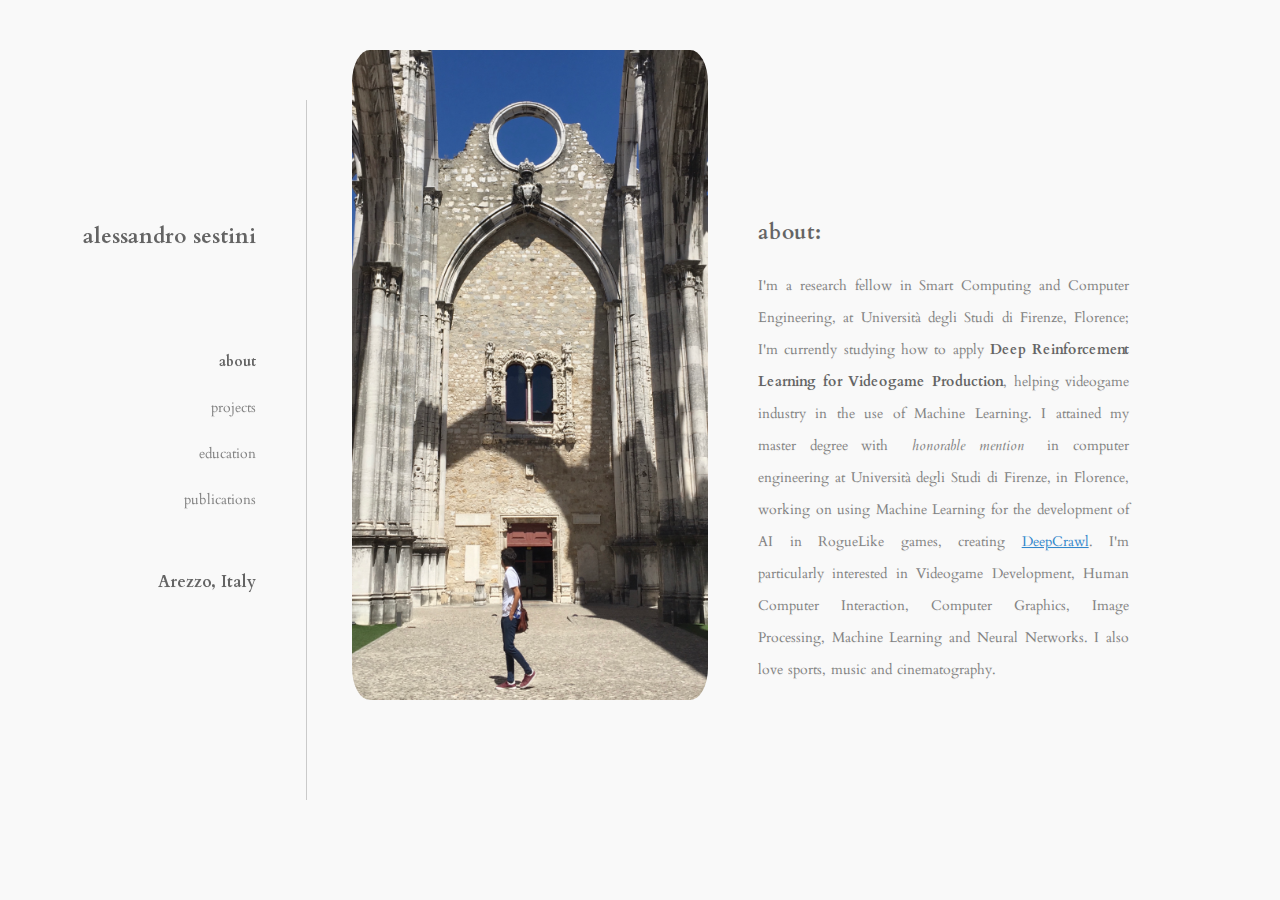
<file: index.html>
<!DOCTYPE html>
<html>
    <head>
        <!-- Jquery, Css, Fontawesome-->
        <meta name="viewport" content="width=device-width, initial-scale=1.0">
		<link rel="stylesheet" href="https://use.fontawesome.com/releases/v5.7.2/css/all.css" integrity="sha384-fnmOCqbTlWIlj8LyTjo7mOUStjsKC4pOpQbqyi7RrhN7udi9RwhKkMHpvLbHG9Sr" crossorigin="anonymous">
        <link rel="stylesheet" href="js/jquery.mobile-1.4.5/jquery.mobile-1.4.5.min.css">
        <script src="js/jquery/jquery-1.12.2.min.js"></script>
        <script src="js/jquery/jquery-ui.min.js"></script>
        <script src="js/jquery/jquery-ui.js"></script>
        <link rel="stylesheet" href="js/jquery/jquery-ui.css">
        <script src="js/jquery.mobile-1.4.5/jquery.mobile-1.4.5.min.js"></script>
        <!-- script -->
        <script src="js/index.js"></script>
        <link rel="stylesheet" href="css/index.css">
        <!-- Fonts -->
        <link href="https://fonts.googleapis.com/css?family=Playfair+Display" rel="stylesheet">
        <link href="https://fonts.googleapis.com/css?family=Lora" rel="stylesheet">
        <link href="https://fonts.googleapis.com/css?family=Cardo" rel="stylesheet">

		<title>Alessandro Sestini</title>
    </head>
    <body>
        <div id="site-container">
            <div id="side-bar-container">
                <div id="side-bar">
                    <p class="title about" id="title-name">alessandro sestini</p>

                    <div id="icons-container">
                        <a href="https://github.com/SestoAle" target="_blank" download><i class="fab fa-github fa-lg"></i></a>
                        <a href="mailto:alessandrosestini92@gmail.com"><i class="fas fa-envelope fa-lg"></i></a>
                        <a href="/download/cv.pdf" target="_blank"><i class="fas fa-id-card fa-lg"></i></a>
                    </div>

                    <div id="link-container"> 
                        <p class="link about">about</p>
                        <p class="link projects">projects</p>
                        <p class="link education">education</p>
		    	<p class="link publications">publications</p>
                    </div>

                    <div id="location-container">
                        <i class="fas fa-map-marker fa-lg"></i><span class="bold">Arezzo, Italy</span>
                    </div>
                </div>
            </div>

            <div id="header-bar-mobile">
                <div id="header-bar">
                    <p class="title about" id="title-name-mobile">alessandro sestini</p>
                    <div id="icons-container">
                        <a href="https://github.com/SestoAle" target="_blank" download><i class="fab fa-github fa-lg"></i></a>
                        <a href="mailto:alessandrosestini92@gmail.com"><i class="fas fa-envelope fa-lg"></i></a>
                        <a href="/download/cv.pdf" target="_blank" download><i class="fas fa-id-card fa-lg"></i></a>
                    </div>

                    <div id="link-container"> 
                        <p class="link about">about</p>
                        <p class="link projects">projects</p>
                        <p class="link education">education</p>
			<p class="link publications">publications</p>
                    </div>

                    <div id="location-container">
                        <i class="fas fa-map-marker fa-lg"></i><span class="bold">Arezzo, Italy</span>
                    </div>
                </div>
            </div>

            <div id="content-container">
                


            </div>
        </div>
        

    </body>
</html>
</file>
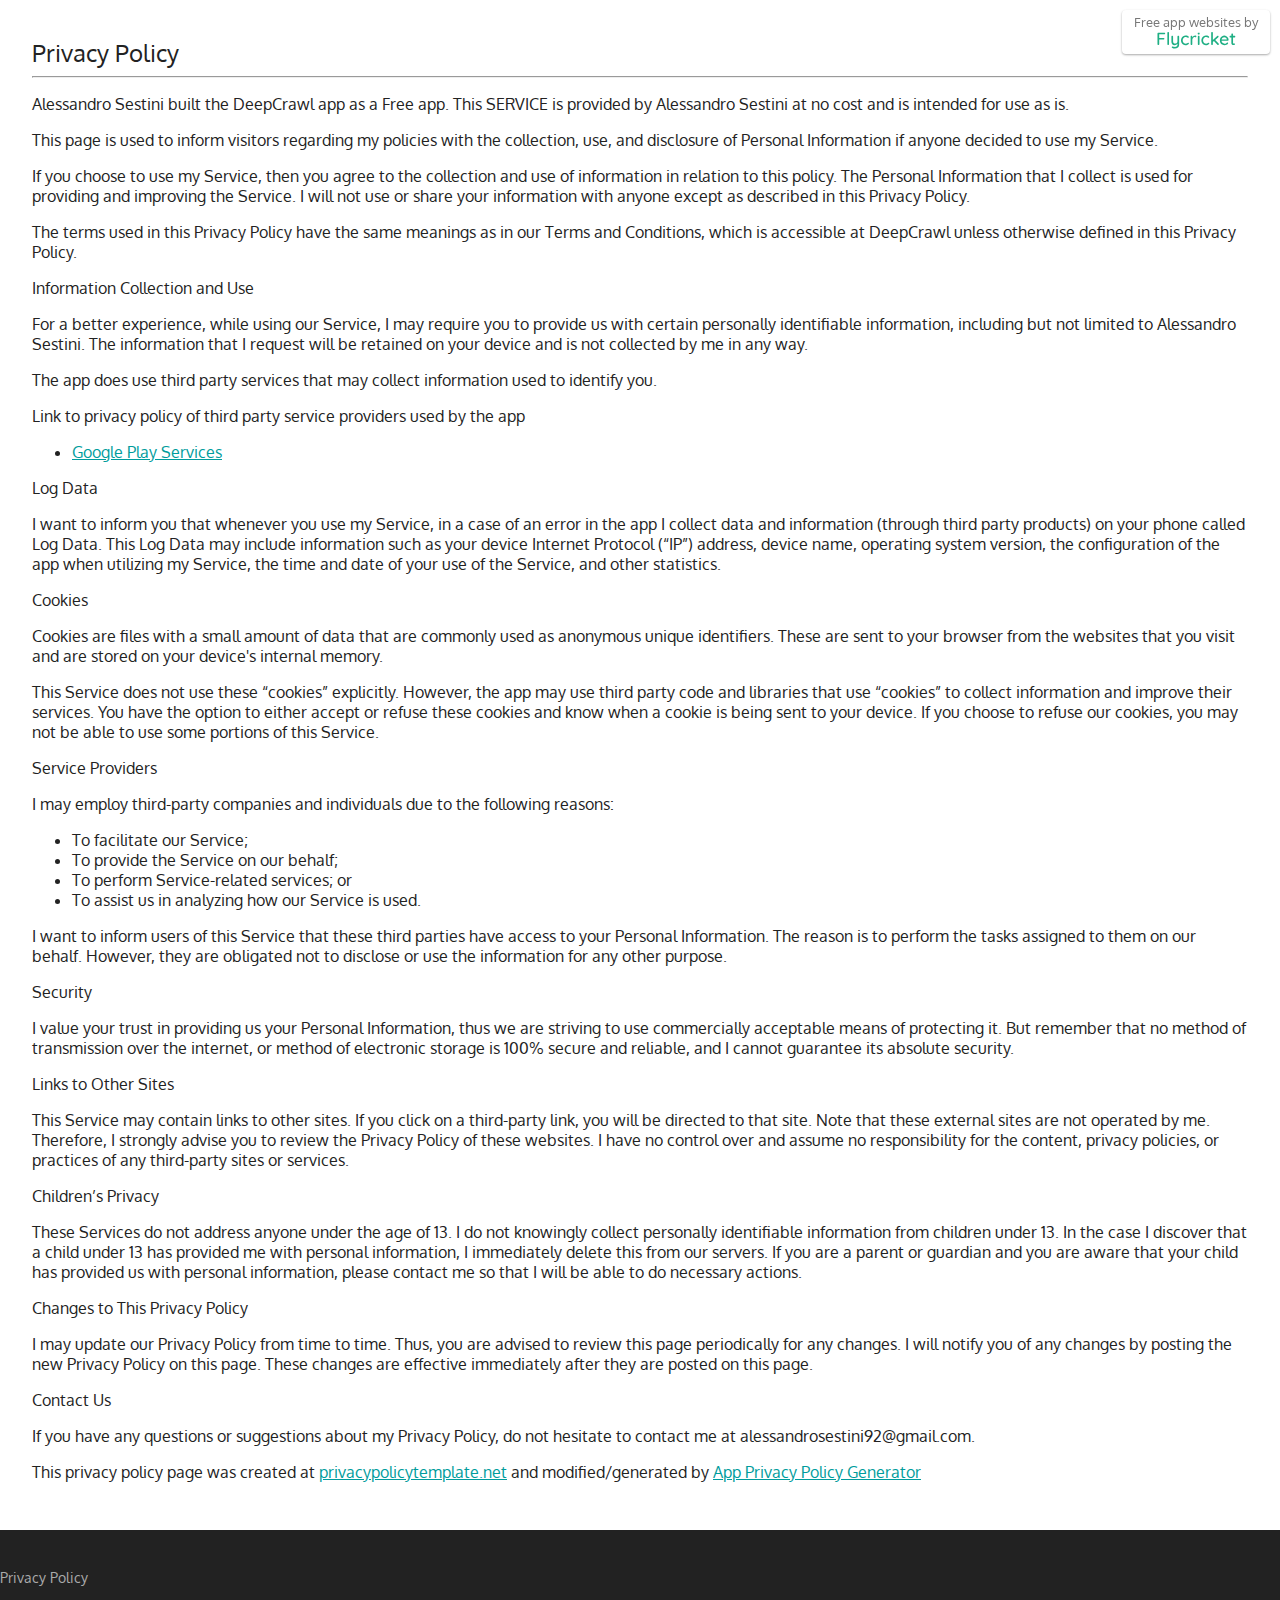
<file: deepcrawl_policy.html>
<html>
<head>

<link href="https://fonts.googleapis.com/css?family=Arvo|Nunito|Oxygen|Exo+2|Source+Code+Pro" rel="stylesheet"/>

<link href="https://cdn.flycricket.com/templates/main-ltr/css/bootstrap.min.css" rel="stylesheet"/>
<link href="https://cdn.flycricket.com/templates/main-ltr/css/intlTelInput.min.css" rel="stylesheet"/>
<link href="https://cdn.flycricket.com/templates/main-ltr/css/owl.carousel.min.css" rel="stylesheet"/>


<style>/* these are overridden inline in the mustache compilation */
:root {
  --background-color: #ffffff;
  --poweredbybg-color: #f0f0f0;
  --text-color: #000000;
  --link-color: #008DD5;
  --linkhover-color: #005A88;
  --main-font: 'Arvo'; }

* {
  font-family: var(--main-font);
  font-weight: 400;
  color: var(--text-color); }

body {
  padding: 0;
  margin: 0;
  -webkit-text-size-adjust: 100%;
  -webkit-font-smoothing: antialiased;
  -moz-osx-font-smoothing: grayscale;
  text-rendering: optimizeLegibility;
  -webkit-font-feature-settings: "pnum";
  font-feature-settings: "pnum";
  font-variant-numeric: proportional-nums;
  position: relative;
  background: #fff; }

a {
  color: var(--link-color);
  transition: all 0.2s linear; }
  a:focus, a:hover {
    color: var(--linkhover-color); }
  a.nohover:hover {
    text-decoration: none; }

.claim-bar {
  padding: 12px 0;
  background: #fff;
  color: #555;
  font-family: 'Oxygen', Helvetica, sans-serif;
  transition: all 0.3s ease-in-out; }
  .claim-bar * {
    font-family: 'Oxygen', Helvetica, sans-serif; }
  .claim-bar div {
    text-decoration: none;
    transition: all 0.3s ease-in-out;
    font-size: 0.9em;
    cursor: pointer;
    color: #555; }
    .claim-bar div span {
      transition: all 0.3s ease-in-out;
      color: #008DD5; }
  .claim-bar:hover {
    text-decoration: none;
    text-decoration: none;
    background: #008DD5;
    color: white; }
    .claim-bar:hover div {
      color: white; }
      .claim-bar:hover div span {
        color: white; }

.whitelabel-badge-mobile {
  background: white;
  padding-left: 0.75em;
  padding-right: 0.75em;
  padding-top: 0.25em;
  border-radius: 4px;
  text-align: center;
  -webkit-box-shadow: 0 1px 3px rgba(0, 0, 0, 0.12), 0 1px 2px rgba(0, 0, 0, 0.24);
  box-shadow: 0 1px 3px rgba(0, 0, 0, 0.12), 0 1px 2px rgba(0, 0, 0, 0.24);
  transition: 0.2s all ease-in-out; }
  .whitelabel-badge-mobile .wl-label {
    font-size: 0.8em;
    color: #777; }
  .whitelabel-badge-mobile * {
    transition: 0.2s all ease-in-out; }
  .whitelabel-badge-mobile .st0 {
    fill: #1FAF84; }
  .whitelabel-badge-mobile:hover {
    background: #1FAF84; }
    .whitelabel-badge-mobile:hover * {
      color: white; }
    .whitelabel-badge-mobile:hover .st0 {
      fill: #ffffff; }
  @media (min-width: 491px) {
    .whitelabel-badge-mobile {
      display: none; } }

.whitelabel-badge {
  position: fixed;
  z-index: 999999999;
  top: 10px;
  right: 10px;
  background: white;
  padding-left: 0.75em;
  padding-right: 0.75em;
  padding-top: 0.25em;
  padding-bottom: 0.25em;
  border-radius: 4px;
  text-align: center;
  -webkit-box-shadow: 0 1px 3px rgba(0, 0, 0, 0.12), 0 1px 2px rgba(0, 0, 0, 0.24);
  box-shadow: 0 1px 3px rgba(0, 0, 0, 0.12), 0 1px 2px rgba(0, 0, 0, 0.24);
  transition: 0.2s all ease-in-out;
  display: none; }
  .whitelabel-badge .wl-label {
    font-family: 'Oxygen', Helvetica, sans-serif;
    font-size: 0.8em;
    color: #777; }
  .whitelabel-badge * {
    transition: 0.2s all ease-in-out; }
  .whitelabel-badge .st0 {
    fill: #1FAF84; }
  .whitelabel-badge:hover {
    background: #1FAF84; }
    .whitelabel-badge:hover * {
      color: white; }
    .whitelabel-badge:hover .st0 {
      fill: #ffffff; }
  @media (min-width: 491px) {
    .whitelabel-badge {
      display: block; } }

footer {
  background: #222; }
  footer p {
    color: #777 !important; }
  footer #social-icons {
    background: #222;
    padding: 0;
    width: 100%; }
    footer #social-icons .social-icon {
      transition: opacity 0.2s ease-in-out;
      display: inline-block;
      width: 32px;
      margin-right: 12px;
      opacity: 0.5;
      padding-top: 30px; }
      footer #social-icons .social-icon path, footer #social-icons .social-icon polygon {
        transition: all 0.2s linear;
        fill: white; }
      footer #social-icons .social-icon:hover {
        opacity: 1; }
  footer .footer-store-button-container {
    text-align: right;
    margin: auto;
    vertical-align: middle; }
    @media (max-width: 767px) {
      footer .footer-store-button-container {
        text-align: center; } }
    footer .footer-store-button-container .footer-store-button {
      padding-top: 2em;
      padding-bottom: 2em;
      display: inline-block; }
      footer .footer-store-button-container .footer-store-button .store-button {
        height: auto !important;
        margin: 0 6px; }
        footer .footer-store-button-container .footer-store-button .store-button svg {
          height: 46px !important; }

.store-button.ios .st0 {
  fill: #A6A6A6; }

.store-button.ios .st1 {
  fill: #FFFFFF; }

.store-button.android .st0 {
  fill: none; }

.store-button.android .st1 {
  clip-path: url(#SVGID_2_); }

.store-button.android .st2 {
  clip-path: url(#SVGID_4_); }

.store-button.android .st3 {
  clip-path: url(#SVGID_6_); }

.store-button.android .st4 {
  clip-path: url(#SVGID_8_); }

.store-button.android .st5 {
  fill: #FFFFFF; }

.store-button.android .st6 {
  fill: #A6A6A6; }

.store-button.android .st7 {
  fill: #FFFFFF;
  stroke: #FFFFFF;
  stroke-width: 0.16;
  stroke-miterlimit: 10; }

.store-button.android .st8 {
  fill: url(#path64_1_); }

.store-button.android .st9 {
  fill: url(#path78_1_); }

.store-button.android .st10 {
  fill: url(#path88_1_); }

.store-button.android .st11 {
  fill: url(#path104_1_); }

.store-button.android .st12 {
  filter: url(#Adobe_OpacityMaskFilter); }

.store-button.android .st13 {
  clip-path: url(#SVGID_10_);
  fill-opacity: 0.2; }

.store-button.android .st14 {
  mask: url(#mask114_1_); }

.store-button.android .st15 {
  clip-path: url(#SVGID_12_); }

.store-button.android .st16 {
  fill: url(#path152_1_); }

.store-button.android .st17 {
  filter: url(#Adobe_OpacityMaskFilter_1_); }

.store-button.android .st18 {
  clip-path: url(#SVGID_14_);
  fill-opacity: 0.12; }

.store-button.android .st19 {
  mask: url(#mask162_1_); }

.store-button.android .st20 {
  clip-path: url(#SVGID_16_); }

.store-button.android .st21 {
  fill: url(#path200_1_); }

.store-button.android .st22 {
  filter: url(#Adobe_OpacityMaskFilter_2_); }

.store-button.android .st23 {
  clip-path: url(#SVGID_18_);
  fill-opacity: 0.12; }

.store-button.android .st24 {
  mask: url(#mask210_1_); }

.store-button.android .st25 {
  clip-path: url(#SVGID_20_); }

.store-button.android .st26 {
  fill: url(#path248_1_); }

.store-button.android .st27 {
  filter: url(#Adobe_OpacityMaskFilter_3_); }

.store-button.android .st28 {
  clip-path: url(#SVGID_22_);
  fill-opacity: 0.25; }

.store-button.android .st29 {
  mask: url(#mask258_1_); }

.store-button.android .st30 {
  clip-path: url(#SVGID_24_); }

.store-button.android .st31 {
  fill: url(#path296_1_); }

#attribution {
  transition: all 0.2s ease-in-out;
  padding: 2em 0;
  font-size: 0.8em;
  color: #888 !important; }
  #attribution p {
    margin-bottom: 0.45em;
    font-size: 1.1em; }
  #attribution a {
    color: #aaa !important;
    text-decoration: none; }
    #attribution a:hover {
      color: #007bff !important; }

h1 {
  font-size: 3.2em;
  margin-bottom: 0;
  font-weight: bold;
  letter-spacing: 0.05em; }

h2 {
  margin-top: 0.2em;
  margin-bottom: 0.3em;
  font-size: 1.8em; }

h3 {
  font-weight: normal;
  font-size: 16px; }

html {
  height: 100%; }

body {
  height: 100%;
  color: var(--text-color);
  text-align: center; }

.cover-container {
  margin-right: auto;
  margin-left: auto; }

.cover {
  padding: 0 1.5rem; }
  .cover .btn-lg {
    padding: .75rem 1.25rem;
    font-weight: 700; }

p[id='text.line2'] {
  margin-bottom: 0 !important; }

.site-wrapper {
  position: relative;
  background-size: cover;
  min-height: 100vh; }
  .site-wrapper .site-wrapper-background {
    position: absolute;
    left: 0;
    right: 0;
    top: 0;
    bottom: 0;
    opacity: 0.9;
    background-color: var(--background-color); }
  .site-wrapper .site-wrapper-inner {
    padding-top: 30px;
    display: flex;
    justify-content: center;
    align-items: center;
    width: 100%;
    min-height: 100vh; }
    @media (min-width: 767px) {
      .site-wrapper .site-wrapper-inner {
        padding-top: 0; } }
    .site-wrapper .site-wrapper-inner .arrows {
      width: 60px;
      height: 32px;
      position: absolute;
      left: 50%;
      margin-left: -30px;
      bottom: 15px;
      opacity: 0.5; }
      @media (max-width: 786px) {
        .site-wrapper .site-wrapper-inner .arrows {
          display: none; } }
      .site-wrapper .site-wrapper-inner .arrows path {
        stroke: var(--text-color);
        fill: transparent;
        stroke-width: 2px; }

@media (min-width: 40em) {
  .cover-container {
    width: 100%; } }

@media (max-width: 786px) {
  * {
    text-align: center; } }

#header {
  display: flex;
  flex-wrap: wrap;
  width: 100%;
  margin: auto;
  align-items: center;
  justify-content: center; }
  #header .text-container {
    text-align: left;
    position: relative;
    display: block;
    padding-left: 2em;
    padding-right: 2em;
    flex: 1;
    max-width: 800px; }
    #header .text-container .tc-table {
      width: 100%;
      display: table;
      height: auto;
      padding-bottom: 5em;
      padding-top: 2em; }
      @media (min-width: 787px) {
        #header .text-container .tc-table {
          height: 100%;
          padding-bottom: 0; } }
    #header .text-container h1 {
      font-size: 2em;
      margin-bottom: 0.25em;
      font-weight: bold;
      letter-spacing: 0.05em;
      line-height: 1.1em; }
      @media (min-width: 787px) {
        #header .text-container h1 {
          font-size: 3.2em; } }
    #header .text-container h2 {
      margin-top: 0.2em;
      margin-bottom: 0.3em;
      font-size: 1.3em; }
      @media (min-width: 787px) {
        #header .text-container h2 {
          font-size: 1.8em; } }
  #header .device-container {
    padding-bottom: 2em;
    width: 100%; }
    #header .device-container img {
      max-height: 70vh;
      max-width: 90%;
      position: relative;
      margin-top: 5em; }
    @media (min-width: 787px) {
      #header .device-container {
        width: auto;
        padding-bottom: 0; }
        #header .device-container img {
          margin-top: 0; } }

.store-button {
  height: 56px;
  width: auto;
  display: inline-block; }
  @media (min-width: 440px) {
    .store-button:first-of-type {
      margin-right: 12px; } }
  .store-button:hover {
    transition: all 0.2s ease-in-out;
    transform: scale(1.05); }
  .store-button svg {
    width: auto;
    height: 100%;
    display: block;
    position: relative; }
  @media (max-width: 768px) {
    .store-button {
      margin: auto; } }

@media (max-width: 491px) {
  .text-to-phone:not(.email-subscribe) {
    display: none !important; } }

.text-to-phone input[type='tel'], .text-to-phone input[type='email'] {
  transition: all 0.2s linear;
  padding-top: 4px;
  padding-bottom: 4px;
  border: 1px solid rgba(0, 0, 0, 0.2);
  border-radius: 4px;
  border-top-right-radius: 0;
  border-bottom-right-radius: 0;
  outline: none;
  color: #333 !important;
  text-align: left; }
  .text-to-phone input[type='tel']:focus, .text-to-phone input[type='email']:focus {
    border-color: var(--link-color); }

.text-to-phone input[type='email'] {
  padding-left: 12px;
  width: 230px; }

.text-to-phone button, .text-to-phone input[type='submit'] {
  border-radius: 4px;
  background: var(--link-color);
  color: white;
  font-size: 14px;
  border: 0;
  padding: 6px 8px;
  padding-top: 7px;
  border-top-left-radius: 0;
  border-bottom-left-radius: 0;
  outline: none;
  cursor: pointer; }

section {
  padding: 5em 0;
  background: white; }
  section * {
    color: #333; }
  section h2 {
    font-size: 2.5em;
    color: #333;
    padding-bottom: 0.25em;
    margin-bottom: 0; }

#screenshots .owl-nav {
  padding-top: 3em; }
  #screenshots .owl-nav button {
    outline: none; }
  #screenshots .owl-nav .owl-next, #screenshots .owl-nav .owl-prev {
    font-size: 2em; }
    #screenshots .owl-nav .owl-next *, #screenshots .owl-nav .owl-prev * {
      color: rgba(0, 0, 0, 0.25); }
  #screenshots .owl-nav .owl-prev {
    margin-right: 1em; }

#screenshots img {
  border-radius: 0.5em;
  -webkit-box-shadow: 2px 2px 10px -2px rgba(0, 0, 0, 0.49);
  -moz-box-shadow: 2px 2px 10px -2px rgba(0, 0, 0, 0.49);
  box-shadow: 2px 2px 5px -2px rgba(0, 0, 0, 0.49); }

#screenshots h2 {
  padding-bottom: 0.5em;
  margin-bottom: 2em;
  border-bottom: 1px solid rgba(0, 0, 0, 0.1);
  display: inline-block;
  padding-left: 2em;
  padding-right: 2em; }

@media (max-width: 767px) {
  #screenshots h2 {
    padding-left: 0;
    padding-right: 0;
    display: block; } }

#features p {
  font-size: 1.4em; }

#features ul {
  padding-left: 1em;
  padding-top: 0.75em; }
  #features ul li {
    list-style-type: circle;
    font-size: 1.2em;
    padding-bottom: 0.5em; }

#features button {
  transition: transform 0.2s ease-in-out;
  padding: 0.75em 1.5em;
  border: 0;
  border-radius: 4px;
  margin-top: 1em;
  background-color: var(--background-color);
  color: white;
  cursor: pointer; }
  #features button:hover {
    transform: scale(1.1); }

#features .feature-right {
  text-align: left;
  padding-top: 2em; }

#features .feature-left {
  text-align: center; }
  #features .feature-left img {
    max-width: 100%;
    max-height: 575px; }

@media (max-width: 767px) {
  #features .feature-right {
    padding-top: 4em; }
  #features ul {
    padding-left: 0; }
    #features ul li {
      list-style: none; } }

#reviews .stars {
  width: 100%;
  padding-bottom: 1.5em; }
  #reviews .stars svg {
    color: #eec643;
    height: 34px;
    width: 34px; }
    #reviews .stars svg path {
      fill: #eec643; }

#reviews #quote-carousel {
  padding: 0 80px; }
  #reviews #quote-carousel .carousel-control svg {
    width: 14px; }
  #reviews #quote-carousel .carousel-control path {
    fill: #999; }
  #reviews #quote-carousel .carousel-indicators {
    margin-bottom: -1em; }
    #reviews #quote-carousel .carousel-indicators li {
      background: #c0c0c0; }
    #reviews #quote-carousel .carousel-indicators .active {
      background: #666; }

#reviews blockquote {
  position: relative;
  font-size: 1em;
  font-style: italic;
  color: #666;
  padding: 0 5%;
  margin-bottom: 0; }
  @media (min-width: 768px) {
    #reviews blockquote {
      font-size: 1.6em;
      line-height: 1.5em;
      padding: 0 10%; } }
  #reviews blockquote footer {
    background: none !important;
    font-size: 0.6em;
    font-weight: 700;
    color: #c7c6c1; }
    #reviews blockquote footer:before {
      content: '\2015'; }

a.contact {
  color: #999; }

a.contact:hover {
  color: #fff;
  text-decoration: none; }

@media (max-width: 767px) {
  * {
    text-align: center; } }
</style>
<script src="https://cdn.flycricket.com/templates/main-ltr/js/jquery.min.js" type="text/javascript"></script>
<script src="https://cdn.flycricket.com/templates/main-ltr/js/bootstrap.min.js" type="text/javascript"></script>
<script src="https://cdn.flycricket.com/templates/main-ltr/js/bowser.min.js" type="text/javascript"></script>
<script src="https://cdn.flycricket.com/templates/main-ltr/js/popper.min.js" type="text/javascript"></script>
<script src="https://cdn.flycricket.com/templates/main-ltr/js/intlTelInput-jquery.min.js" type="text/javascript"></script>
<script src="https://cdn.flycricket.com/templates/main-ltr/js/tinycolor.min.js" type="text/javascript"></script>
<script src="https://cdn.flycricket.com/templates/main-ltr/js/owl.carousel.min.js" type="text/javascript"></script>
<style>
			.main-container {
				color:#222;
				padding:2em 0;
				padding-bottom:4em;
				text-align: left;
			}
			.main-container *:not(a) {
				color:#222;
			}
	
			a {
				color: #009c9c;
			}
	
			a:hover {
				color: #007bff;
			}
	
			h2 {
				font-size: 1.5em;
			}
	
			.main-container {
				padding:2em;
				background:white;
				min-height:400px;
				-webkit-box-shadow: 0px 0px 3px 0px rgba(0,0,0,0.25);
				-moz-box-shadow: 0px 0px 3px 0px rgba(0,0,0,0.25);
				box-shadow: 0px 0px 3px 0px rgba(0,0,0,0.25);
			}
		</style>
<meta charset="utf-8"/>
<meta content="width=device-width, initial-scale=1, shrink-to-fit=no" name="viewport"/>
<meta content="https://deepcrawl.flycricket.io" property="og:url">
<meta content="website" property="og:type">
<meta content="DeepCrawl" property="og:title"/>
<!-- <meta property="og:image" content="" /> -->
<meta content="" property="og:description"/>
<meta content="" name="description"/>
<title>DeepCrawl</title>
</meta></meta></head>
<body style="background:#222;">
<style id="global_style">:root {
	--background-color: #004AC5;
	--text-color: #ffffff;
	--link-color: #EEC643;
	--linkhover-color: #005A88;
	--main-font: 'Oxygen';
	--backgroundgradient: True;
}
</style>
<div style="background:#eee;">
<div class="container main-container">
<h2>Privacy Policy</h2>
<hr/>
<div id="content"><p> Alessandro Sestini built the DeepCrawl app as a Free app. This SERVICE is provided by                     Alessandro Sestini at no cost and is intended for use as is.                   </p> <p>This page is used to inform visitors regarding my policies with the collection, use, and disclosure                     of Personal Information if anyone decided to use my Service.                   </p> <p>If you choose to use my Service, then you agree to the collection and use of information in                     relation to this policy. The Personal Information that I collect is used for providing and improving                     the Service. I will not use or share your information with anyone except as described                     in this Privacy Policy.                   </p> <p>The terms used in this Privacy Policy have the same meanings as in our Terms and Conditions, which is                     accessible at DeepCrawl unless otherwise defined in this Privacy Policy.                   </p> <p><strong>Information Collection and Use</strong></p> <p>For a better experience, while using our Service, I may require you to provide us with certain                     personally identifiable information, including but not limited to Alessandro Sestini. The information that I request will be retained on your device and is not collected by me in any way.                   </p> <p>The app does use third party services that may collect information used to identify you.</p> <div><p>Link to privacy policy of third party service providers used by the app</p> <ul><li><a href="https://www.google.com/policies/privacy/" rel="nofollow" target="_blank">Google Play Services</a></li></ul></div> <p><strong>Log Data</strong></p> <p> I want to inform you that whenever you use my Service, in a case of                     an error in the app I collect data and information (through third party products) on your phone                     called Log Data. This Log Data may include information such as your device Internet Protocol (“IP”) address,                     device name, operating system version, the configuration of the app when utilizing my Service,                     the time and date of your use of the Service, and other statistics.                   </p> <p><strong>Cookies</strong></p> <p>Cookies are files with a small amount of data that are commonly used as anonymous unique identifiers.                     These are sent to your browser from the websites that you visit and are stored on your device's internal                     memory.                   </p> <p>This Service does not use these “cookies” explicitly. However, the app may use third party code and                     libraries that use “cookies” to collect information and improve their services. You have the option to                     either accept or refuse these cookies and know when a cookie is being sent to your device. If you choose                     to refuse our cookies, you may not be able to use some portions of this Service.                   </p> <p><strong>Service Providers</strong></p> <p> I may employ third-party companies and individuals due to the following reasons:</p> <ul><li>To facilitate our Service;</li> <li>To provide the Service on our behalf;</li> <li>To perform Service-related services; or</li> <li>To assist us in analyzing how our Service is used.</li></ul> <p> I want to inform users of this Service that these third parties have access to                     your Personal Information. The reason is to perform the tasks assigned to them on our behalf. However,                     they are obligated not to disclose or use the information for any other purpose.                   </p> <p><strong>Security</strong></p> <p> I value your trust in providing us your Personal Information, thus we are striving                     to use commercially acceptable means of protecting it. But remember that no method of transmission over                     the internet, or method of electronic storage is 100% secure and reliable, and I cannot guarantee                     its absolute security.                   </p> <p><strong>Links to Other Sites</strong></p> <p>This Service may contain links to other sites. If you click on a third-party link, you will be directed                     to that site. Note that these external sites are not operated by me. Therefore, I strongly                     advise you to review the Privacy Policy of these websites. I have no control over                     and assume no responsibility for the content, privacy policies, or practices of any third-party sites                     or services.                   </p> <p><strong>Children’s Privacy</strong></p> <p>These Services do not address anyone under the age of 13. I do not knowingly collect                     personally identifiable information from children under 13. In the case I discover that a child                     under 13 has provided me with personal information, I immediately delete this from                     our servers. If you are a parent or guardian and you are aware that your child has provided us with personal                     information, please contact me so that I will be able to do necessary actions.                   </p> <p><strong>Changes to This Privacy Policy</strong></p> <p> I may update our Privacy Policy from time to time. Thus, you are advised to review                     this page periodically for any changes. I will notify you of any changes by posting                     the new Privacy Policy on this page. These changes are effective immediately after they are posted on                     this page.                   </p> <p><strong>Contact Us</strong></p> <p>If you have any questions or suggestions about my Privacy Policy, do not hesitate to contact                     me at alessandrosestini92@gmail.com.                   </p> <p>This privacy policy page was created at <a href="https://privacypolicytemplate.net" rel="nofollow" target="_blank">privacypolicytemplate.net</a>                     and modified/generated by <a href="https://app-privacy-policy-generator.firebaseapp.com/" rel="nofollow" target="_blank">App                       Privacy Policy Generator</a></p></div>
</div>
</div>
<footer><footer>
<div class="container">
<div class="row">
<div class="col-xs-12 col-md-6" style="text-align:left;margin:auto;vertical-align:middle;">
<div id="social-icons">
</div>
<div id="attribution">
<p><a href="/privacy.html">Privacy Policy</a></p>
</div>
</div>
<div class="col-xs-12 col-md-6 footer-store-button-container">
</div>
</div>
</div>
</footer></footer>
<div id="badge">
<a class="nohover" href="https://flycricket.com/?utm_source=flycricket&amp;utm_medium=landing_page&amp;utm_campaign=19ffb5493e3c41ffa7942186c4d49cd6" target="_blank">
<div class="whitelabel-badge-mobile">
<div class="wl-label">Free app websites by</div>
<div style="width:80px;margin:auto;">
<svg id="Layer_1" style="enable-background:new 0 0 271.6 67;" version="1.1" viewbox="0 0 271.6 67" x="0px" xml:space="preserve" xmlns="http://www.w3.org/2000/svg" xmlns:xlink="http://www.w3.org/1999/xlink" y="0px">
<g>
<path class="st0" d="M10.9,14.5v12.4h14.8c0.8,0,1.5,0.3,2.1,0.8c0.5,0.5,0.8,1.2,0.8,2c0,0.7-0.3,1.3-0.8,1.9
													c-0.5,0.5-1.2,0.8-2.1,0.8H10.9v15.7c0,0.8-0.3,1.5-0.9,2C9.4,50.7,8.7,51,7.9,51c-0.8,0-1.5-0.3-2.1-0.8c-0.6-0.6-0.8-1.2-0.8-2
													V11.9c0-0.8,0.3-1.5,0.8-2C6.4,9.3,7.1,9,7.9,9h20.5c0.8,0,1.5,0.3,2.1,0.8c0.5,0.5,0.8,1.2,0.8,2c0,0.7-0.3,1.4-0.8,1.9
													c-0.6,0.5-1.2,0.8-2,0.8H10.9z"></path>
<path class="st0" d="M43.4,50.2c-0.6,0.6-1.2,0.8-2,0.8c-0.8,0-1.5-0.3-2-0.8c-0.5-0.6-0.8-1.2-0.8-2V9.5c0-0.8,0.3-1.5,0.8-2
													c0.6-0.6,1.2-0.8,2-0.8c0.8,0,1.5,0.3,2,0.8c0.5,0.6,0.8,1.2,0.8,2v38.6C44.3,48.9,44,49.6,43.4,50.2z"></path>
<path class="st0" d="M77.8,20.1c0.5,0.6,0.8,1.2,0.8,2v25.9c0,5-1.4,8.7-4.1,11.2c-2.8,2.5-6.4,3.7-10.9,3.7
													c-1.5,0-2.9-0.1-4.4-0.4c-1.4-0.3-2.6-0.7-3.5-1.1c-1.5-0.7-2.2-1.6-2.2-2.8c0-0.2,0-0.5,0.1-0.8c0.2-0.7,0.6-1.2,1-1.6
													c0.4-0.4,0.9-0.5,1.5-0.5c0.3,0,0.6,0.1,0.9,0.2c1.2,0.6,2.3,1,3.3,1.3c1,0.3,2.1,0.5,3.4,0.5c6.2,0,9.3-3.2,9.3-9.5V47
													c-1.1,1.4-2.5,2.6-4.2,3.4c-1.7,0.8-3.7,1.2-5.9,1.2c-3.3,0-5.9-1.1-7.8-3.2c-1.9-2.1-2.8-4.9-2.8-8.3V22.1c0-0.8,0.3-1.5,0.8-2.1
													c0.5-0.5,1.2-0.8,2-0.8s1.5,0.3,2.1,0.8c0.5,0.6,0.8,1.2,0.8,2v16.4c0,2.6,0.6,4.6,1.7,5.9c1.2,1.3,2.9,1.9,5.3,1.9
													c2.3,0,4.2-0.7,5.6-2.2c1.5-1.4,2.2-3.3,2.2-5.6V22.1c0-0.8,0.3-1.5,0.8-2.1c0.5-0.5,1.2-0.8,2-0.8C76.6,19.3,77.3,19.5,77.8,20.1z
													"></path>
<path class="st0" d="M108.4,20.3c2.1,1,3.1,2.3,3.1,3.8c0,0.7-0.2,1.3-0.7,1.8c-0.4,0.5-1,0.8-1.7,0.8c-0.5,0-0.9-0.1-1.2-0.2
													c-0.3-0.2-0.7-0.4-1.2-0.8c-0.2-0.2-0.6-0.5-1.1-0.8c-0.5-0.2-1.2-0.4-2-0.6c-0.9-0.2-1.7-0.2-2.4-0.2c-2.1,0-3.9,0.5-5.5,1.4
													c-1.6,1-2.8,2.3-3.7,4c-0.9,1.7-1.3,3.6-1.3,5.7c0,2.1,0.4,4,1.3,5.7c0.9,1.7,2.1,3,3.6,4s3.3,1.4,5.3,1.4c2.1,0,3.8-0.3,5-1
													c0.3-0.2,0.7-0.4,1.1-0.8c0.4-0.3,0.8-0.6,1-0.7c0.3-0.2,0.7-0.2,1.1-0.2c0.8,0,1.4,0.2,1.9,0.8c0.5,0.5,0.7,1.2,0.7,1.9
													c0,0.8-0.5,1.7-1.6,2.5c-1.1,0.8-2.5,1.5-4.3,2c-1.8,0.5-3.7,0.8-5.7,0.8c-3,0-5.7-0.7-8-2.1c-2.3-1.4-4.1-3.4-5.4-5.9
													c-1.3-2.5-1.9-5.3-1.9-8.4c0-3.1,0.7-5.9,2-8.4c1.3-2.5,3.2-4.5,5.5-5.9c2.4-1.4,5.1-2.1,8.1-2.1C103.7,18.8,106.3,19.3,108.4,20.3
													z"></path>
<path class="st0" d="M136,19.6c0.8,0.5,1.1,1.2,1.1,2c0,1-0.2,1.7-0.8,2.2c-0.5,0.5-1.1,0.8-1.8,0.8c-0.4,0-0.9-0.1-1.6-0.4
													c-0.8-0.3-1.5-0.4-2-0.4c-1.2,0-2.5,0.4-3.6,1.3c-1.2,0.9-2.1,2-2.9,3.5c-0.7,1.5-1.1,3.2-1.1,5v14.5c0,0.8-0.3,1.5-0.8,2
													c-0.5,0.6-1.2,0.8-2.1,0.8s-1.5-0.3-2-0.8c-0.5-0.5-0.8-1.2-0.8-2.1V22.4c0-0.8,0.3-1.5,0.8-2c0.5-0.6,1.2-0.8,2-0.8
													c0.8,0,1.5,0.3,2.1,0.8c0.5,0.6,0.8,1.2,0.8,2v3.1c0.9-2,2.2-3.5,4-4.8c1.8-1.2,3.8-1.8,6-1.9C134.4,18.8,135.3,19.1,136,19.6z"></path>
<path class="st0" d="M142.5,14.7c-0.5-0.4-0.8-1.1-0.8-2v-1c0-1,0.3-1.6,0.8-2c0.5-0.4,1.4-0.6,2.5-0.6c1.1,0,1.9,0.2,2.4,0.6
													c0.5,0.4,0.8,1.1,0.8,2v1c0,1-0.3,1.6-0.8,2c-0.5,0.4-1.3,0.6-2.5,0.6C143.8,15.3,143,15.1,142.5,14.7z M147,50.2
													c-0.5,0.6-1.2,0.8-2.1,0.8c-0.8,0-1.5-0.3-2-0.8c-0.5-0.6-0.8-1.2-0.8-2v-26c0-0.8,0.3-1.5,0.8-2c0.5-0.6,1.2-0.8,2-0.8
													c0.8,0,1.5,0.3,2.1,0.8c0.5,0.6,0.8,1.2,0.8,2v26C147.8,48.9,147.6,49.6,147,50.2z"></path>
<path class="st0" d="M177.6,20.3c2.1,1,3.1,2.3,3.1,3.8c0,0.7-0.2,1.3-0.7,1.8c-0.4,0.5-1,0.8-1.7,0.8c-0.5,0-0.9-0.1-1.2-0.2
													c-0.3-0.2-0.7-0.4-1.2-0.8c-0.2-0.2-0.6-0.5-1.1-0.8c-0.5-0.2-1.2-0.4-2-0.6c-0.9-0.2-1.7-0.2-2.4-0.2c-2.1,0-3.9,0.5-5.5,1.4
													c-1.6,1-2.8,2.3-3.7,4c-0.9,1.7-1.3,3.6-1.3,5.7c0,2.1,0.4,4,1.3,5.7c0.9,1.7,2.1,3,3.6,4s3.3,1.4,5.3,1.4c2.1,0,3.8-0.3,5-1
													c0.3-0.2,0.7-0.4,1.1-0.8c0.4-0.3,0.8-0.6,1-0.7c0.3-0.2,0.7-0.2,1.1-0.2c0.8,0,1.4,0.2,1.9,0.8c0.5,0.5,0.7,1.2,0.7,1.9
													c0,0.8-0.5,1.7-1.6,2.5c-1.1,0.8-2.5,1.5-4.3,2c-1.8,0.5-3.7,0.8-5.7,0.8c-3,0-5.7-0.7-8-2.1c-2.3-1.4-4.1-3.4-5.4-5.9
													c-1.3-2.5-1.9-5.3-1.9-8.4c0-3.1,0.7-5.9,2-8.4c1.3-2.5,3.2-4.5,5.5-5.9c2.4-1.4,5.1-2.1,8.1-2.1C172.9,18.8,175.5,19.3,177.6,20.3
													z"></path>
<path class="st0" d="M213.5,48.1c0,0.8-0.3,1.5-0.9,2c-0.6,0.5-1.3,0.8-2,0.8c-0.9,0-1.6-0.3-2.1-1l-11.8-12.5l-3.6,3.2v7.4
													c0,0.8-0.3,1.5-0.8,2c-0.5,0.6-1.2,0.8-2,0.8c-0.8,0-1.5-0.3-2.1-0.8c-0.5-0.6-0.8-1.2-0.8-2V9.5c0-0.8,0.3-1.5,0.8-2
													c0.5-0.6,1.2-0.8,2.1-0.8c0.8,0,1.5,0.3,2,0.8c0.5,0.6,0.8,1.2,0.8,2v24.4l14.7-13.5c0.7-0.6,1.4-0.9,2.1-0.9
													c0.7,0,1.3,0.3,1.9,0.9c0.6,0.6,0.8,1.2,0.8,1.8c0,0.8-0.4,1.5-1.1,2.2l-10.4,9.2L212.6,46C213.2,46.7,213.5,47.4,213.5,48.1z"></path>
<path class="st0" d="M245.6,35.9c-0.6,0.5-1.2,0.8-2,0.8h-21.1c0.3,2.9,1.4,5.3,3.3,7c1.9,1.8,4.3,2.6,7.1,2.6
													c1.9,0,3.5-0.3,4.7-0.8c1.2-0.6,2.3-1.3,3.2-2.2c0.6-0.4,1.2-0.5,1.7-0.5c0.7,0,1.2,0.2,1.7,0.7c0.5,0.5,0.7,1,0.7,1.7
													c0,0.8-0.4,1.6-1.2,2.3c-1.2,1.2-2.7,2.1-4.6,2.9s-3.9,1.2-5.9,1.2c-3.2,0-6.1-0.7-8.6-2c-2.5-1.4-4.4-3.3-5.7-5.7
													c-1.3-2.4-2-5.2-2-8.3c0-3.4,0.7-6.3,2.1-8.9c1.4-2.5,3.2-4.5,5.5-5.9c2.3-1.4,4.7-2,7.3-2c2.6,0,5,0.7,7.2,2
													c2.2,1.3,4,3.1,5.4,5.5c1.4,2.3,2.1,4.9,2.1,7.8C246.4,34.8,246.1,35.4,245.6,35.9z M226,26c-1.6,1.3-2.7,3.2-3.2,5.9h17.7v-0.5
													c-0.2-2.1-1.1-3.9-2.8-5.2c-1.7-1.4-3.6-2-5.8-2C229.5,24.1,227.6,24.7,226,26z"></path>
<path class="st0" d="M261.6,25.1V43c0,2,0.9,3,2.7,3c0.3,0,0.7-0.1,1.1-0.2c0.5-0.1,0.9-0.2,1.1-0.2c0.5,0,1,0.2,1.3,0.7
													c0.4,0.4,0.5,1,0.5,1.7c0,0.8-0.5,1.6-1.4,2.2s-2,0.9-3.2,0.9c-1.3,0-2.5-0.1-3.6-0.4c-1.1-0.3-2.1-1-2.9-2.1
													c-0.9-1.1-1.3-2.9-1.3-5.2V25.1h-3.5c-0.8,0-1.4-0.2-1.9-0.8c-0.5-0.5-0.8-1.1-0.8-1.9c0-0.8,0.2-1.4,0.8-1.9
													c0.5-0.5,1.1-0.7,1.9-0.7h3.5v-5c0-0.8,0.3-1.5,0.8-2c0.5-0.6,1.2-0.8,2.1-0.8c0.8,0,1.5,0.3,2,0.8c0.5,0.6,0.8,1.2,0.8,2v5h5
													c0.8,0,1.4,0.3,1.9,0.8c0.5,0.5,0.8,1.1,0.8,1.9c0,0.8-0.2,1.4-0.8,1.9c-0.5,0.5-1.1,0.7-1.9,0.7H261.6z"></path>
</g>
</svg>
</div>
</div>
</a>
<a href="https://flycricket.com/?utm_source=flycricket&amp;utm_medium=landing_page&amp;utm_campaign=19ffb5493e3c41ffa7942186c4d49cd6" target="_blank">
<div class="whitelabel-badge">
<div class="wl-label">Free app websites by</div>
<div style="width:80px;margin:auto;">
<svg id="Layer_1" style="enable-background:new 0 0 271.6 67;" version="1.1" viewbox="0 0 271.6 67" x="0px" xml:space="preserve" xmlns="http://www.w3.org/2000/svg" xmlns:xlink="http://www.w3.org/1999/xlink" y="0px">
<g>
<path class="st0" d="M10.9,14.5v12.4h14.8c0.8,0,1.5,0.3,2.1,0.8c0.5,0.5,0.8,1.2,0.8,2c0,0.7-0.3,1.3-0.8,1.9
										c-0.5,0.5-1.2,0.8-2.1,0.8H10.9v15.7c0,0.8-0.3,1.5-0.9,2C9.4,50.7,8.7,51,7.9,51c-0.8,0-1.5-0.3-2.1-0.8c-0.6-0.6-0.8-1.2-0.8-2
										V11.9c0-0.8,0.3-1.5,0.8-2C6.4,9.3,7.1,9,7.9,9h20.5c0.8,0,1.5,0.3,2.1,0.8c0.5,0.5,0.8,1.2,0.8,2c0,0.7-0.3,1.4-0.8,1.9
										c-0.6,0.5-1.2,0.8-2,0.8H10.9z"></path>
<path class="st0" d="M43.4,50.2c-0.6,0.6-1.2,0.8-2,0.8c-0.8,0-1.5-0.3-2-0.8c-0.5-0.6-0.8-1.2-0.8-2V9.5c0-0.8,0.3-1.5,0.8-2
										c0.6-0.6,1.2-0.8,2-0.8c0.8,0,1.5,0.3,2,0.8c0.5,0.6,0.8,1.2,0.8,2v38.6C44.3,48.9,44,49.6,43.4,50.2z"></path>
<path class="st0" d="M77.8,20.1c0.5,0.6,0.8,1.2,0.8,2v25.9c0,5-1.4,8.7-4.1,11.2c-2.8,2.5-6.4,3.7-10.9,3.7
										c-1.5,0-2.9-0.1-4.4-0.4c-1.4-0.3-2.6-0.7-3.5-1.1c-1.5-0.7-2.2-1.6-2.2-2.8c0-0.2,0-0.5,0.1-0.8c0.2-0.7,0.6-1.2,1-1.6
										c0.4-0.4,0.9-0.5,1.5-0.5c0.3,0,0.6,0.1,0.9,0.2c1.2,0.6,2.3,1,3.3,1.3c1,0.3,2.1,0.5,3.4,0.5c6.2,0,9.3-3.2,9.3-9.5V47
										c-1.1,1.4-2.5,2.6-4.2,3.4c-1.7,0.8-3.7,1.2-5.9,1.2c-3.3,0-5.9-1.1-7.8-3.2c-1.9-2.1-2.8-4.9-2.8-8.3V22.1c0-0.8,0.3-1.5,0.8-2.1
										c0.5-0.5,1.2-0.8,2-0.8s1.5,0.3,2.1,0.8c0.5,0.6,0.8,1.2,0.8,2v16.4c0,2.6,0.6,4.6,1.7,5.9c1.2,1.3,2.9,1.9,5.3,1.9
										c2.3,0,4.2-0.7,5.6-2.2c1.5-1.4,2.2-3.3,2.2-5.6V22.1c0-0.8,0.3-1.5,0.8-2.1c0.5-0.5,1.2-0.8,2-0.8C76.6,19.3,77.3,19.5,77.8,20.1z
										"></path>
<path class="st0" d="M108.4,20.3c2.1,1,3.1,2.3,3.1,3.8c0,0.7-0.2,1.3-0.7,1.8c-0.4,0.5-1,0.8-1.7,0.8c-0.5,0-0.9-0.1-1.2-0.2
										c-0.3-0.2-0.7-0.4-1.2-0.8c-0.2-0.2-0.6-0.5-1.1-0.8c-0.5-0.2-1.2-0.4-2-0.6c-0.9-0.2-1.7-0.2-2.4-0.2c-2.1,0-3.9,0.5-5.5,1.4
										c-1.6,1-2.8,2.3-3.7,4c-0.9,1.7-1.3,3.6-1.3,5.7c0,2.1,0.4,4,1.3,5.7c0.9,1.7,2.1,3,3.6,4s3.3,1.4,5.3,1.4c2.1,0,3.8-0.3,5-1
										c0.3-0.2,0.7-0.4,1.1-0.8c0.4-0.3,0.8-0.6,1-0.7c0.3-0.2,0.7-0.2,1.1-0.2c0.8,0,1.4,0.2,1.9,0.8c0.5,0.5,0.7,1.2,0.7,1.9
										c0,0.8-0.5,1.7-1.6,2.5c-1.1,0.8-2.5,1.5-4.3,2c-1.8,0.5-3.7,0.8-5.7,0.8c-3,0-5.7-0.7-8-2.1c-2.3-1.4-4.1-3.4-5.4-5.9
										c-1.3-2.5-1.9-5.3-1.9-8.4c0-3.1,0.7-5.9,2-8.4c1.3-2.5,3.2-4.5,5.5-5.9c2.4-1.4,5.1-2.1,8.1-2.1C103.7,18.8,106.3,19.3,108.4,20.3
										z"></path>
<path class="st0" d="M136,19.6c0.8,0.5,1.1,1.2,1.1,2c0,1-0.2,1.7-0.8,2.2c-0.5,0.5-1.1,0.8-1.8,0.8c-0.4,0-0.9-0.1-1.6-0.4
										c-0.8-0.3-1.5-0.4-2-0.4c-1.2,0-2.5,0.4-3.6,1.3c-1.2,0.9-2.1,2-2.9,3.5c-0.7,1.5-1.1,3.2-1.1,5v14.5c0,0.8-0.3,1.5-0.8,2
										c-0.5,0.6-1.2,0.8-2.1,0.8s-1.5-0.3-2-0.8c-0.5-0.5-0.8-1.2-0.8-2.1V22.4c0-0.8,0.3-1.5,0.8-2c0.5-0.6,1.2-0.8,2-0.8
										c0.8,0,1.5,0.3,2.1,0.8c0.5,0.6,0.8,1.2,0.8,2v3.1c0.9-2,2.2-3.5,4-4.8c1.8-1.2,3.8-1.8,6-1.9C134.4,18.8,135.3,19.1,136,19.6z"></path>
<path class="st0" d="M142.5,14.7c-0.5-0.4-0.8-1.1-0.8-2v-1c0-1,0.3-1.6,0.8-2c0.5-0.4,1.4-0.6,2.5-0.6c1.1,0,1.9,0.2,2.4,0.6
										c0.5,0.4,0.8,1.1,0.8,2v1c0,1-0.3,1.6-0.8,2c-0.5,0.4-1.3,0.6-2.5,0.6C143.8,15.3,143,15.1,142.5,14.7z M147,50.2
										c-0.5,0.6-1.2,0.8-2.1,0.8c-0.8,0-1.5-0.3-2-0.8c-0.5-0.6-0.8-1.2-0.8-2v-26c0-0.8,0.3-1.5,0.8-2c0.5-0.6,1.2-0.8,2-0.8
										c0.8,0,1.5,0.3,2.1,0.8c0.5,0.6,0.8,1.2,0.8,2v26C147.8,48.9,147.6,49.6,147,50.2z"></path>
<path class="st0" d="M177.6,20.3c2.1,1,3.1,2.3,3.1,3.8c0,0.7-0.2,1.3-0.7,1.8c-0.4,0.5-1,0.8-1.7,0.8c-0.5,0-0.9-0.1-1.2-0.2
										c-0.3-0.2-0.7-0.4-1.2-0.8c-0.2-0.2-0.6-0.5-1.1-0.8c-0.5-0.2-1.2-0.4-2-0.6c-0.9-0.2-1.7-0.2-2.4-0.2c-2.1,0-3.9,0.5-5.5,1.4
										c-1.6,1-2.8,2.3-3.7,4c-0.9,1.7-1.3,3.6-1.3,5.7c0,2.1,0.4,4,1.3,5.7c0.9,1.7,2.1,3,3.6,4s3.3,1.4,5.3,1.4c2.1,0,3.8-0.3,5-1
										c0.3-0.2,0.7-0.4,1.1-0.8c0.4-0.3,0.8-0.6,1-0.7c0.3-0.2,0.7-0.2,1.1-0.2c0.8,0,1.4,0.2,1.9,0.8c0.5,0.5,0.7,1.2,0.7,1.9
										c0,0.8-0.5,1.7-1.6,2.5c-1.1,0.8-2.5,1.5-4.3,2c-1.8,0.5-3.7,0.8-5.7,0.8c-3,0-5.7-0.7-8-2.1c-2.3-1.4-4.1-3.4-5.4-5.9
										c-1.3-2.5-1.9-5.3-1.9-8.4c0-3.1,0.7-5.9,2-8.4c1.3-2.5,3.2-4.5,5.5-5.9c2.4-1.4,5.1-2.1,8.1-2.1C172.9,18.8,175.5,19.3,177.6,20.3
										z"></path>
<path class="st0" d="M213.5,48.1c0,0.8-0.3,1.5-0.9,2c-0.6,0.5-1.3,0.8-2,0.8c-0.9,0-1.6-0.3-2.1-1l-11.8-12.5l-3.6,3.2v7.4
										c0,0.8-0.3,1.5-0.8,2c-0.5,0.6-1.2,0.8-2,0.8c-0.8,0-1.5-0.3-2.1-0.8c-0.5-0.6-0.8-1.2-0.8-2V9.5c0-0.8,0.3-1.5,0.8-2
										c0.5-0.6,1.2-0.8,2.1-0.8c0.8,0,1.5,0.3,2,0.8c0.5,0.6,0.8,1.2,0.8,2v24.4l14.7-13.5c0.7-0.6,1.4-0.9,2.1-0.9
										c0.7,0,1.3,0.3,1.9,0.9c0.6,0.6,0.8,1.2,0.8,1.8c0,0.8-0.4,1.5-1.1,2.2l-10.4,9.2L212.6,46C213.2,46.7,213.5,47.4,213.5,48.1z"></path>
<path class="st0" d="M245.6,35.9c-0.6,0.5-1.2,0.8-2,0.8h-21.1c0.3,2.9,1.4,5.3,3.3,7c1.9,1.8,4.3,2.6,7.1,2.6
										c1.9,0,3.5-0.3,4.7-0.8c1.2-0.6,2.3-1.3,3.2-2.2c0.6-0.4,1.2-0.5,1.7-0.5c0.7,0,1.2,0.2,1.7,0.7c0.5,0.5,0.7,1,0.7,1.7
										c0,0.8-0.4,1.6-1.2,2.3c-1.2,1.2-2.7,2.1-4.6,2.9s-3.9,1.2-5.9,1.2c-3.2,0-6.1-0.7-8.6-2c-2.5-1.4-4.4-3.3-5.7-5.7
										c-1.3-2.4-2-5.2-2-8.3c0-3.4,0.7-6.3,2.1-8.9c1.4-2.5,3.2-4.5,5.5-5.9c2.3-1.4,4.7-2,7.3-2c2.6,0,5,0.7,7.2,2
										c2.2,1.3,4,3.1,5.4,5.5c1.4,2.3,2.1,4.9,2.1,7.8C246.4,34.8,246.1,35.4,245.6,35.9z M226,26c-1.6,1.3-2.7,3.2-3.2,5.9h17.7v-0.5
										c-0.2-2.1-1.1-3.9-2.8-5.2c-1.7-1.4-3.6-2-5.8-2C229.5,24.1,227.6,24.7,226,26z"></path>
<path class="st0" d="M261.6,25.1V43c0,2,0.9,3,2.7,3c0.3,0,0.7-0.1,1.1-0.2c0.5-0.1,0.9-0.2,1.1-0.2c0.5,0,1,0.2,1.3,0.7
										c0.4,0.4,0.5,1,0.5,1.7c0,0.8-0.5,1.6-1.4,2.2s-2,0.9-3.2,0.9c-1.3,0-2.5-0.1-3.6-0.4c-1.1-0.3-2.1-1-2.9-2.1
										c-0.9-1.1-1.3-2.9-1.3-5.2V25.1h-3.5c-0.8,0-1.4-0.2-1.9-0.8c-0.5-0.5-0.8-1.1-0.8-1.9c0-0.8,0.2-1.4,0.8-1.9
										c0.5-0.5,1.1-0.7,1.9-0.7h3.5v-5c0-0.8,0.3-1.5,0.8-2c0.5-0.6,1.2-0.8,2.1-0.8c0.8,0,1.5,0.3,2,0.8c0.5,0.6,0.8,1.2,0.8,2v5h5
										c0.8,0,1.4,0.3,1.9,0.8c0.5,0.5,0.8,1.1,0.8,1.9c0,0.8-0.2,1.4-0.8,1.9c-0.5,0.5-1.1,0.7-1.9,0.7H261.6z"></path>
</g>
</svg>
</div>
</div>
</a>
</div>
<script async="" src="https://www.googletagmanager.com/gtag/js"></script>
<script id="script_analytics">$(function () {
	$.ajax({
		type: "POST",
		url: "https://app.flycricket.com/api/website_view/19ffb5493e3c41ffa7942186c4d49cd6",
		dataType: 'json',
		contentType: 'application/json',
		data: JSON.stringify({ referrer: document.referrer }),
		success: function (resp) {
			console.log(resp);
		},
		error: function (xhr, ajaxOptions, thrownError) {
			console.error(thrownError);
		}
	});
});

window.dataLayer = window.dataLayer || [];
function gtag() { dataLayer.push(arguments); }
gtag('js', new Date());
gtag('config', 'UA-84588334-7');


</script>
</body>
</html>
</file>
<file: css/index.css>
body {
	font-family: 'Cardo', serif;
	font-weight: 100;
	line-height: 2.0em;
	color: grey;
	word-spacing: 1px;
}

#site-container {
	display:flex;
	flex-direction: row;
	height: 100%;
}

#side-bar-container
{
	width: 20%;
	min-height: 100%;
	padding-right: 20px; 
}

#side-bar {
		
	width: 20%;
	text-align: right;
	min-height: calc(100% - 300px);
	padding-top: 100px;
	margin-top: 100px;
	position: fixed;
	padding-right: 50px; 
	border-right: solid rgb(202,202,202) 1pt;
}

i {
	margin-right: 10px;
	margin-left: 10px;
	cursor: pointer;
}

#content-container {
	width: 80%;
	min-height: 100%;
	margin-left: 100px;
	margin-top: 50px;
	padding-bottom: 80px;
}

.title {
	font-size: 20pt;
	font-weight: bold;
	color:rgb(100,100,100);
}

#link-container {
	margin-top: 40px;
}

.link {
	cursor: pointer;
}

.link:hover {
	font-style: italic;
	color: rgb(100,100,100);
}

#title-name {
	cursor: pointer;
	color:rgb(100,100,100);
}

#about-container {
	display: flex;
	flex-direction: row;
	align-items: flex-end;
}

#about-image {
	width: 30%;
	min-width: 356px;
	min-height: 650px;
	height: 30%;
	border-radius: 5%;
}

.bold {
	color: rgb(100,100,100);
	font-weight: bold;
}

#about-text {
	width: 40%;
	margin-left: 50px;
}

.project-name {
	font-weight: bold;
	font-size: 18pt;
	color: rgb(100,100,100);
}

li {
	margin-top: 20px;
}

a {
	font-weight: normal !important;
}

.project-image {
	min-width: 320px;
	width: 30%;
	border-radius: 5%;
}

.project-image-vertical {
	width: 15%;
}

#education-container ul li {
	display: flex;
	flex-direction: row;
}

.education-point {
	width: 40%;
}

.thesis-title {
	font-style: italic;
}

.education-description {
	
}

#location-container {
	margin-top: 50px;
}

#header-bar-mobile {
	display: none;
}

p {
	font-size: 18px;
	color: rgb(130,130,130);
}

.title {
	font-size: 25px;
}

#education-container ul {
	padding-left: 0px;
}

.text {
	text-align: justify;
}

.education-title {
	font-weight: bold;
	color: rgb(100,100,100);
}

.publications-point {
	width: 80%;
}

.publications {

}



@media only screen and (max-width: 1300px) {
	p {
		font-size: 14px;
	}

	.title {
		font-size: 21px;
		font-weight: bold;
	}

	#about-image {
		min-height: none;
		width: 30%;
		min-height: none;
		height: 30%;
		border-radius: 5%;
	}
}

@media only screen and (max-width: 900px){
	#header-bar-mobile {
		display: block;
		height: 100%;
		display: flex;
		flex-direction: column;
		align-content: center;
		border-bottom: 1px rgb(202,202,202) solid;
		padding-bottom: 50px;
		margin-top: 50px;
		margin-right: 80px;
		margin-left: 80px;
	}

	#header-bar {
		text-align: center;
	}

	#side-bar-container {
		display: none;
	}
	
	#site-container {
		flex-direction: column;
	}

	#content-container {
		width: 100%;
		min-height: 100%;
		margin-left: 0px;
		margin-top: 50px;
		padding-bottom: 50px;
	}

	#about-container {
		display: flex;
		flex-direction: column;
		align-items: center;
	}

	#about-image {
		min-height: none;
		width: 80%;
		min-height: none;
		height: 80%;
		border-radius: 5%;
	}

	#about-text {
		width: 80%;
		margin: 0;
	}

	.project-image {
		min-width: 0;
		width: 80%;
		border-radius: 5%;
		max-width: 320px;
	}

	.project-description {
		margin-right: 40px;
	}

	li {
		margin-top: 50px;
	}

	p {
		font-size: 18px;
	}

	.title {
		font-size: 35px;
		font-weight: bold;
		cursor: pointer;
		margin-left:20px;
	}

	#education-container ul li {
		display: flex;
		flex-direction: column;
		align-items: center;
	}

	.education-point {
		width: 90%;
		margin: 0;
	}

	.education-date {
		width: 90%;
	}
}

@media only screen and (max-height: 550px){
	#header-bar-mobile {
		display: block;
		height: 100%;
		display: flex;
		flex-direction: column;
		align-content: center;
		border-bottom: 1px rgb(202,202,202) solid;
		padding-bottom: 50px;
		margin-top: 50px;
		margin-right: 80px;
		margin-left: 80px;
	}

	#header-bar {
		text-align: center;
	}

	#side-bar-container {
		display: none;
	}
	
	#site-container {
		flex-direction: column;
	}

	#content-container {
		width: 100%;
		min-height: 100%;
		margin-left: 0px;
		margin-top: 50px;
		padding-bottom: 50px;
	}

	#about-container {
		display: flex;
		flex-direction: column;
		align-items: center;
	}

	#about-image {
		min-height: none;
		width: 80%;
		min-height: none;
		height: 80%;
		border-radius: 5%;
	}

	#about-text {
		width: 80%;
		margin: 0;
	}

	.project-image {
		min-width: 0;
		width: 80%;
		border-radius: 5%;
		max-width: 320px;
	}

	li {
		margin-top: 50px;
	}

	p {
		font-size: 18px;
	}

	.title {
		font-size: 35px;
		font-weight: bold;
		cursor: pointer;
		margin-left:20px;
	}

	#education-container ul li {
		display: flex;
		flex-direction: column;
		align-items: center;
	}

	.education-point {
		width: 90%;
		margin: 0;
	}

	.education-date {
		width: 90%;
	}

}
</file>
